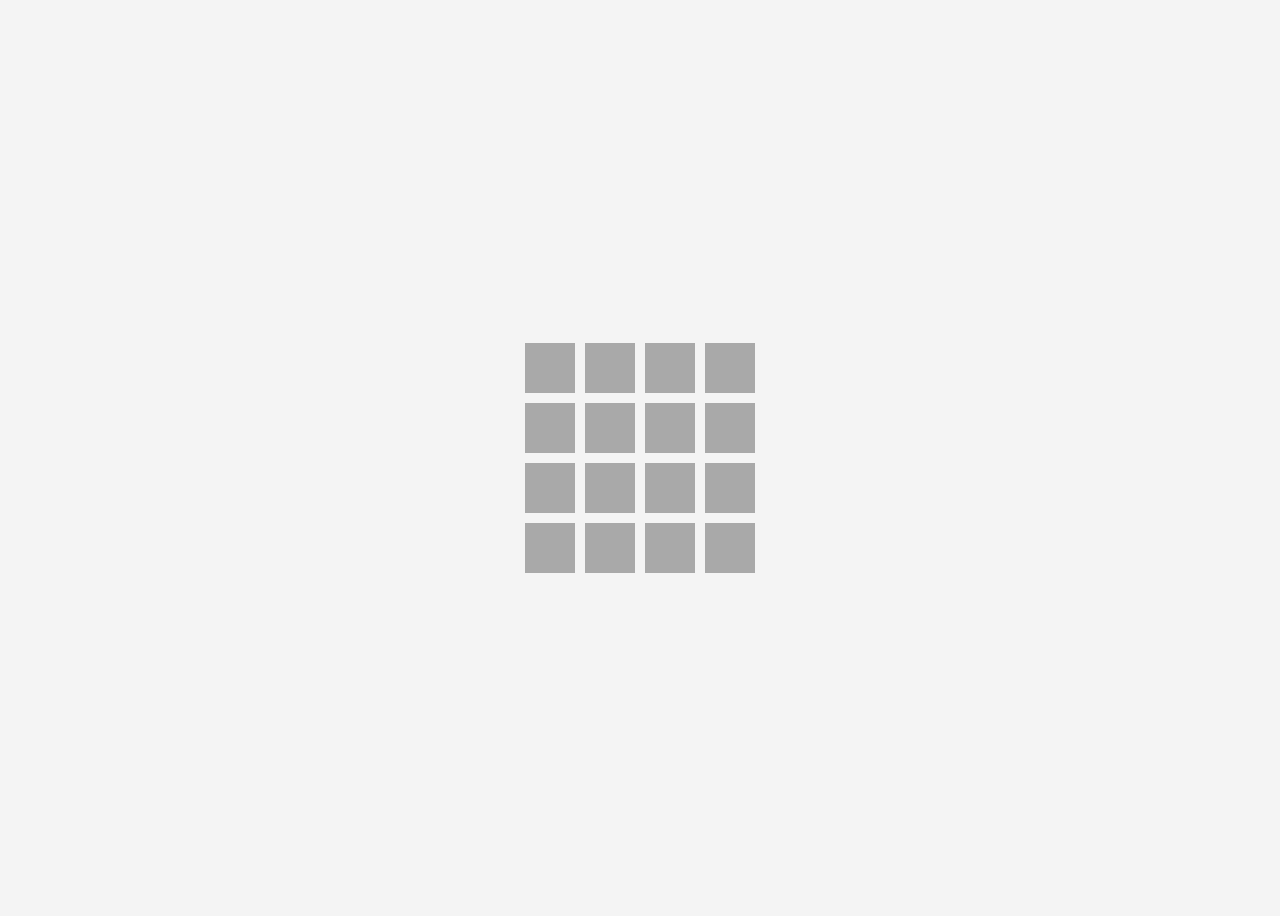
<file: checkboxes/index.html>
<!DOCTYPE html>
<html lang="en">
<head>
    <meta charset="UTF-8">
    <meta name="viewport" content="width=device-width, initial-scale=1.0">
    <title>4x4 Grid Boxes</title>
    <link rel="stylesheet" href="styles.css">
</head>
<body>
    <div class="grid-container">
    </div>

    <script src="https://code.jquery.com/jquery-3.6.0.min.js"></script>
    <script src="script.js"></script>
</body>
</html>
</file>
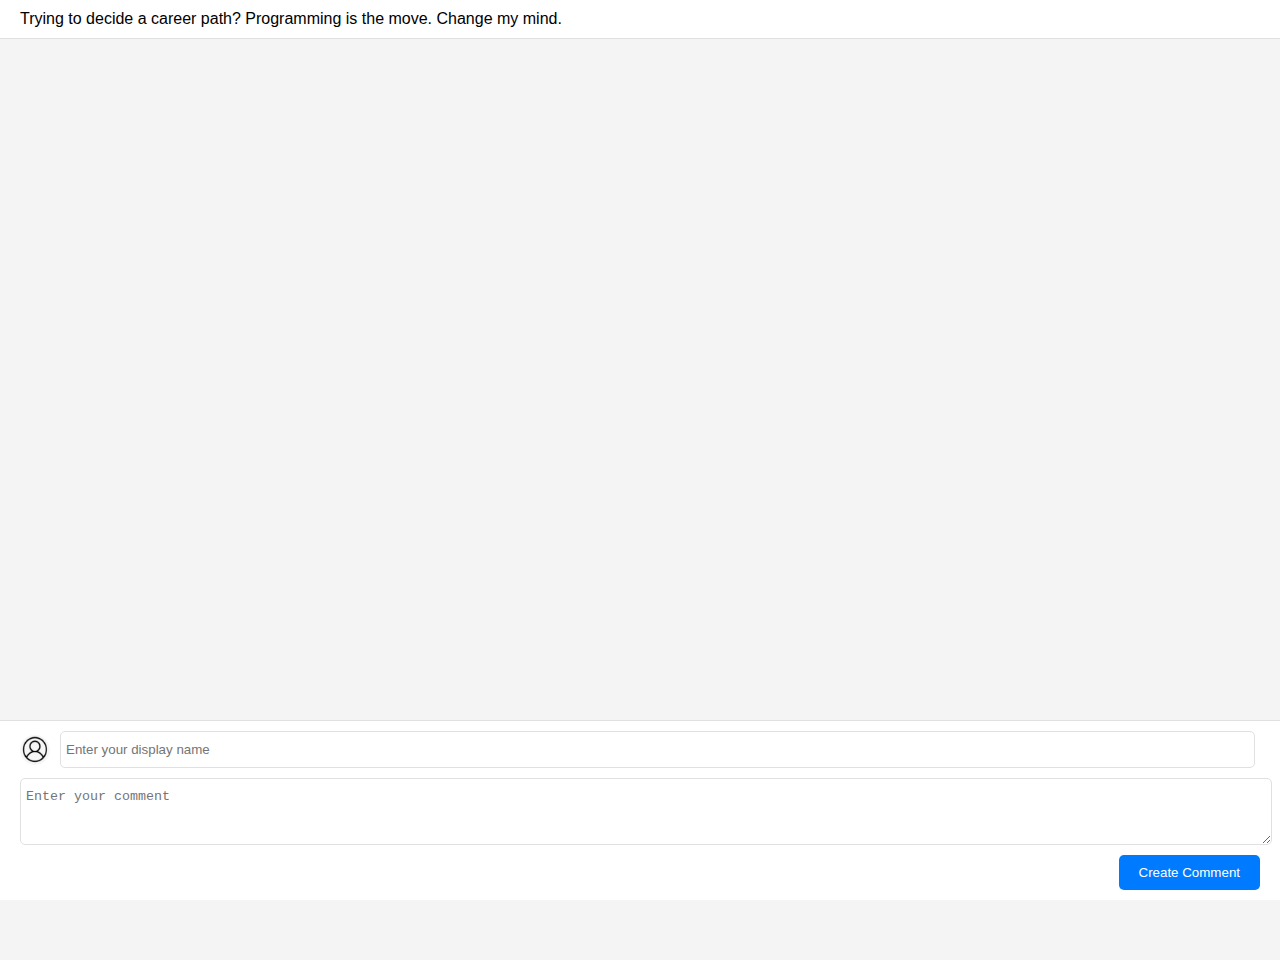
<file: comment board/index.html>
<!DOCTYPE html>
<html lang="en">
<head>
    <meta charset="UTF-8">
    <meta name="viewport" content="width=device-width, initial-scale=1.0">
    <title>Comments Section</title>
    <script src="https://code.jquery.com/jquery-3.6.0.min.js"></script>
    <link rel="stylesheet" href="styles.css">
</head>
<body>
    <div class="fixed-top original-post">
        <p>Trying to decide a career path? Programming is the move. Change my mind.</p>
    </div>
    <div class="comments-section">
        <ul class="comments-list">
        </ul>
    </div>

    <div class="fixed-bottom create-comment">
        <div class="display-name-container">
            <img src="images/default-image-pic.PNG" alt="Profile Picture" class="profilePic">
            <input type="text" id="displayName" placeholder="Enter your display name">
        </div>
        <textarea rows="3" id="commentText" placeholder="Enter your comment"></textarea>        
        <button id="createComment">Create Comment</button>
    </div>
<div class="edit-comment-modal">
    <div class="modal-content">
        <span class="modal-close">&times;</span>
        <h2>Edit Comment</h2>
        <textarea id="editCommentText"></textarea>
        <button id="submitEdit">Submit</button>
    </div>
</div>

    <script src="script.js"></script>
</body>
</html>
</file>
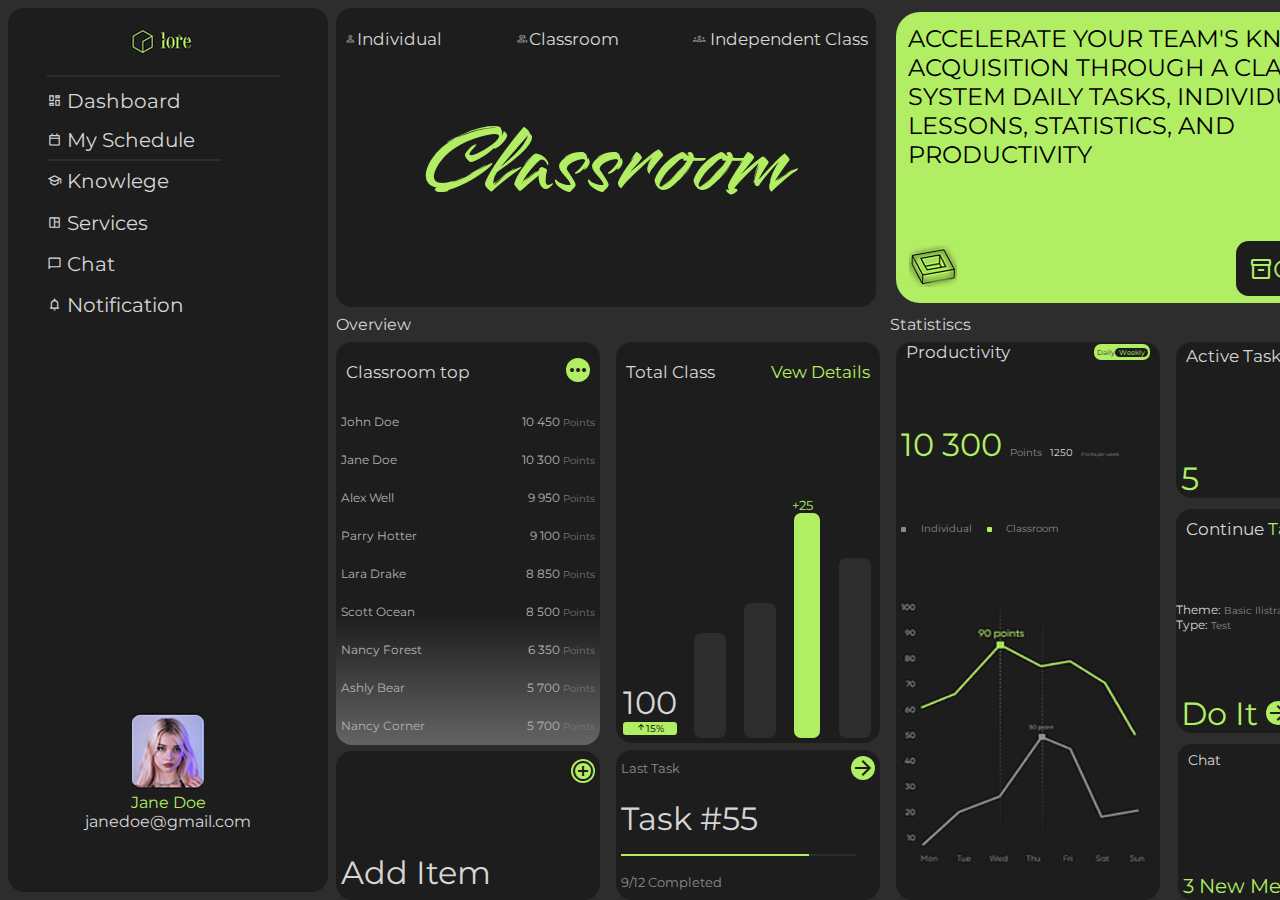
<file: dashboard/index.html>
<!DOCTYPE html>
<html lang="en">
<head>
    <meta charset="UTF-8">
    <meta name="viewport" content="width=device-width, initial-scale=1.0">
    <title>Document</title>
    <link rel="stylesheet" href="style.css">
    <link rel="stylesheet" href="https://fonts.googleapis.com/css2?family=Material+Symbols+Outlined:opsz,wght,FILL,GRAD@24,400,0,0" />
    <link rel="stylesheet" href="https://fonts.googleapis.com/css2?family=Material+Symbols+Outlined:opsz,wght,FILL,GRAD@24,400,0,0" />
    <link rel="preconnect" href="https://fonts.googleapis.com">
<link rel="preconnect" href="https://fonts.gstatic.com" crossorigin>
<link href="https://fonts.googleapis.com/css2?family=Montserrat:ital,wght@0,100..900;1,100..900&display=swap" rel="stylesheet">
<link rel="preconnect" href="https://fonts.googleapis.com">
<link rel="preconnect" href="https://fonts.gstatic.com" crossorigin>
<link href="https://fonts.googleapis.com/css2?family=Montserrat:ital,wght@0,100..900;1,100..900&family=Smooch&display=swap" rel="stylesheet">
</head>
<body>
    <div class="flexcontainer">
        <div class="container1">
            <div class="c1head">

            <div class="logo dashcenter"><img src="images/logo.PNG" alt=""></div>
            <div class="dashboard">
                <div class="dash1">
                    <div><span class="material-symbols-outlined dashicon">
                        dashboard
                        </span> Dashboard</div>
                    <div><span class="material-symbols-outlined dashicon">
                        calendar_today
                        </span> My Schedule</div>
                </div>
                <div class="dash2">
                    <div><span class="material-symbols-outlined dashicon">
                        school
                        </span> Knowlege</div>
                    <div><span class="material-symbols-outlined dashicon">
                        space_dashboard
                        </span> Services</div>
                    <div><span class="material-symbols-outlined dashicon">
                        chat_bubble
                        </span> Chat</div>
                    <div><span class="material-symbols-outlined dashicon">
                        notifications
                        </span> Notification</div>
                </div>
            </div>       
            </div>
            <div class="profile dashcenter">
                <div><img src="images/profile.PNG" alt=""></div>
                <div class="green">Jane Doe</div>
                <div>janedoe@gmail.com</div>
            </div>
        </div>
        <div class="container2">
            <div class="cards">
                <div class="blackcard">
                    <div class="blackheader">
                        <div><span class="material-symbols-outlined group">
                            person
                            </span>Individual</div>
                        <div><span class="material-symbols-outlined group">
                            group
                            </span>Classroom</div>
                        <div><span class="material-symbols-outlined group">
                            groups
                            </span> Independent Class</div>
                    </div>
                    <div class="center">Classroom</div>
                </div>
                <div class="greencard">
                    <div class="gcardtext">
                        ACCELERATE YOUR TEAM'S KNOWLEGE ACQUISITION THROUGH A CLASSROOM SYSTEM DAILY TASKS, INDIVIDUAL LESSONS, STATISTICS, AND PRODUCTIVITY
                    </div>
                    <div class="gcardbot">
                        <div class="boximg">
                            <img src="images/square_inPixio.png" alt="">
                        </div>
                        <div class="order">
                            <span class="material-symbols-outlined inventory">
                                inventory_2
                                </span>
                            <span>Order Now</span>
                        </div>
                    </div>

                </div>
            </div>    
            <div class="overview">
                <div class="ot1">Overview</div>
                <div class="ot1"> Statistiscs</div>
            </div>
            <div class="statistics">
                    <div class="stat">
                        <div class="split2">
                            <div class="top">
                                <div class="statheader">
                                    <span>Classroom top</span><span><span class="material-symbols-outlined">
                                        more_horiz
                                        </span></span>
                                </div>
                                <div class="studentnames gradiant">
                                    <div class="name">
                                        <span>John Doe</span><span class="right">10 450 <span class="gray">Points</span></span>
                                    </div>
                                    <div class="name">
                                        <span>Jane Doe</span><span class="right">10 300 <span class="gray">Points</span></span>
                                    </div>
                                    <div class="name">
                                        <span>Alex Well</span><span class="right">9 950 <span class="gray">Points</span></span>
                                    </div>
                                    <div class="name">
                                        <span>Parry Hotter</span><span class="right">9 100 <span class="gray">Points</span></span>
                                    </div>
                                    <div class="name">
                                        <span>Lara Drake</span><span class="right">8 850 <span class="gray">Points</span></span>
                                    </div>
                                    <div class="name">
                                        <span>Scott Ocean</span><span class="right">8 500 <span class="gray">Points</span></span>
                                    </div>
                                    <div class="name">
                                        <span>Nancy Forest</span><span class="right">6 350 <span class="gray">Points</span></span>
                                    </div>
                                    <div class="name">
                                        <span>Ashly Bear</span><span class="right">5 700 <span class="gray">Points</span></span>
                                    </div>
                                    <div class="name">
                                        <span>Nancy Corner</span><span class="right">5 700 <span class="gray">Points</span></span>
                                    </div>
                            </div>
                            </div>
                            <div class="bottom">
                                    <div class="button">
                                        <span class="material-symbols-outlined">
                                            add_circle
                                            </span>
                                    </div>
                                    <div class="btext">
                                        Add Item
                                    </div>
                                </div>      
                        </div>
                    </div>
                    <div class="stat">
                        <div class="split2">
                            <div class="top">
                                <div class="statheader">
                                    <span>Total Class</span><span class="green"> Vew Details</span>
                                </div>
                                <div class="bars">
                                    <div class="bar1">100
                                        <div class="percent"><span class="material-symbols-outlined percent">
                                            arrow_upward
                                            </span>15%</div>
                                    </div>
                                    <span class="bar2"></span>
                                    <span class="bar3"></span>
                                    <div class="plus green">  
                                        +25
                                        <div class="bar4 green"></div>
                                    </div>    
                                    <span class="bar5"></span>                                    
                                </div>
                            </div>
                            </div>
                            <div class="bottom">
                                    <div class="task">
                                        <span>Last Task</span> <span class="material-symbols-outlined">
                                            arrow_forward
                                            </span>
                                    </div>
                                    <div class="btext">
                                        Task #55
                                    </div>
                                    <div class="taskbar">
                                        <div class="greentaskbar"></div>
                                    </div>
                                    <div class="task">
                                        9/12 Completed
                                    </div>
                            </div>        
                        </div>            
                    <div class="stat">
                        <div class="split1">
                            <div class="statheader product">
                                <span class="product">Productivity</span>
                                <div class="capsule"> 
                                    <span class="greencapsule">Daily</span>
                                    <span class="blackcapsule"> Weekly</span>
                                </div>
                            </div>
                            <div class="green btext"> 10 300 <span class="gray"> Points</span> <span class="weekpoints">1250</span> <span class="weektext"> Points per week</span>
                            </div>

                                <div class="box">
                                    <div class="graybox"></div> 
                                    <span class="gray">Individual</span>
                                    <div class="greenbox"></div> 
                                    <span class="gray">Classroom</span> 
                                </div>
                            <div class="graph"><img src="images/small graph.png" alt="graph"></div>
                        </div>    
                        </div>        
                    <div class="stat">
                        <div class="stat3 topbox">
                            <div class="statheader stat3header">
                                <span>Active Tasks</span>
                                <div class="button">
                                    <span class="material-symbols-outlined">
                                        add_circle
                                        </span>
                                </div>
                            </div>
                            <div class="btext green">
                               5
                            </div>
                        </div>
                        <div class="stat3 midbox">
                            <div class="statheader stat3header">
                                <span>Continue <span class="green">Task #55</span></span>
                                <div class="material-symbols-outlined">
                                    arrow_forward
                                    </div>
                            </div>
                            <div class="smalltext">Theme: <span class="gray"> Basic Ilistration</span>
                            <div>Type: <span class="gray"> Test</span></div>
                            </div>
                            <div class="btext green">
                               Do It <span class="material-symbols-outlined">
                                arrow_forward
                                </span>
                            </div>
                        </div>
                        <div class="stat3 botbox">
                            <div class="botboxmain">
                                <div class="statheader stat3header">
                                    <span>Chat</span>
                                    <div class="button">
                                        <span class="material-symbols-outlined">
                                            chat
                                            </span>
                                    </div>
                                </div>
                                <div class="btext green">
                                    <span class="smalltext">3 New Messages</span>
                                 </div>
                            </div>
                            <div class="botboxsmall">
                                <div class="smalltop">
                                    <span class="material-symbols-outlined calender">
                                    calendar_today
                                    </span>
                                    <div>11.01.2024</div>
                                </div>
                                <div class="smallbot">
                                    <span class="material-symbols-outlined clock">
                                        schedule
                                        </span>
                                        <div>12.56.30</div>
                                </div>
                            </div>
                        </div>
                    </div>
                </div>    
            </div> 
        </div>
    </div>      
</body>
</html>
</file>
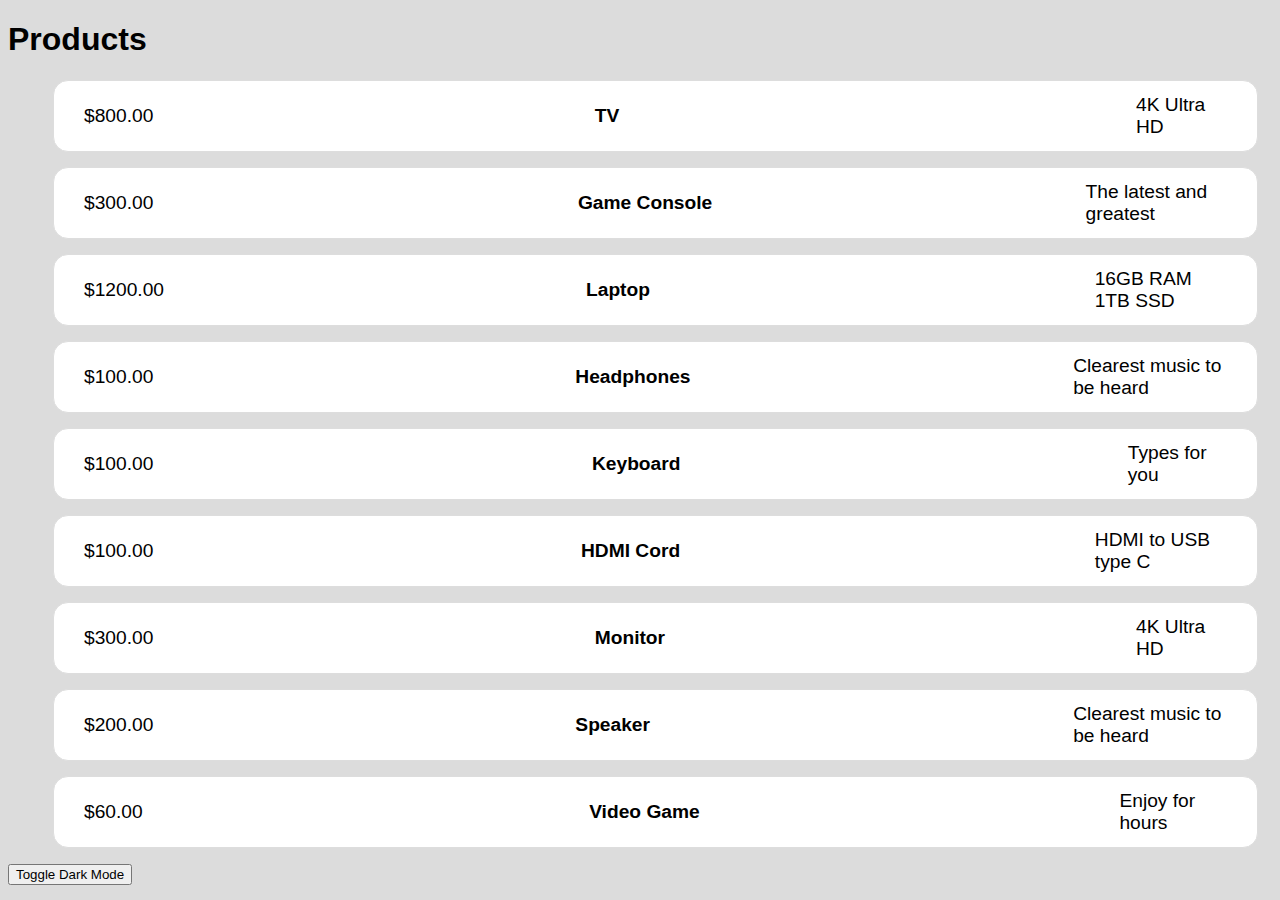
<file: product with darkmode/index.html>
<!DOCTYPE html>
<html lang="en">
<head>
    <meta charset="UTF-8">
    <meta name="viewport" content="width=device-width, initial-scale=1.0">
    <title>Product Page</title>
    <link rel="stylesheet" href="styles.css">
    
</head>
<body>
    <header>
        <h1>Products</h1>
        
    </header>
    <main>
        <ul id="productList">
        </ul>
        <button id="toggleDarkMode">Toggle Dark Mode</button>
    </main>
    <script src="https://code.jquery.com/jquery-3.6.0.min.js"></script>
    <script src="scripts.js"></script>
</body>
</html>
</file>
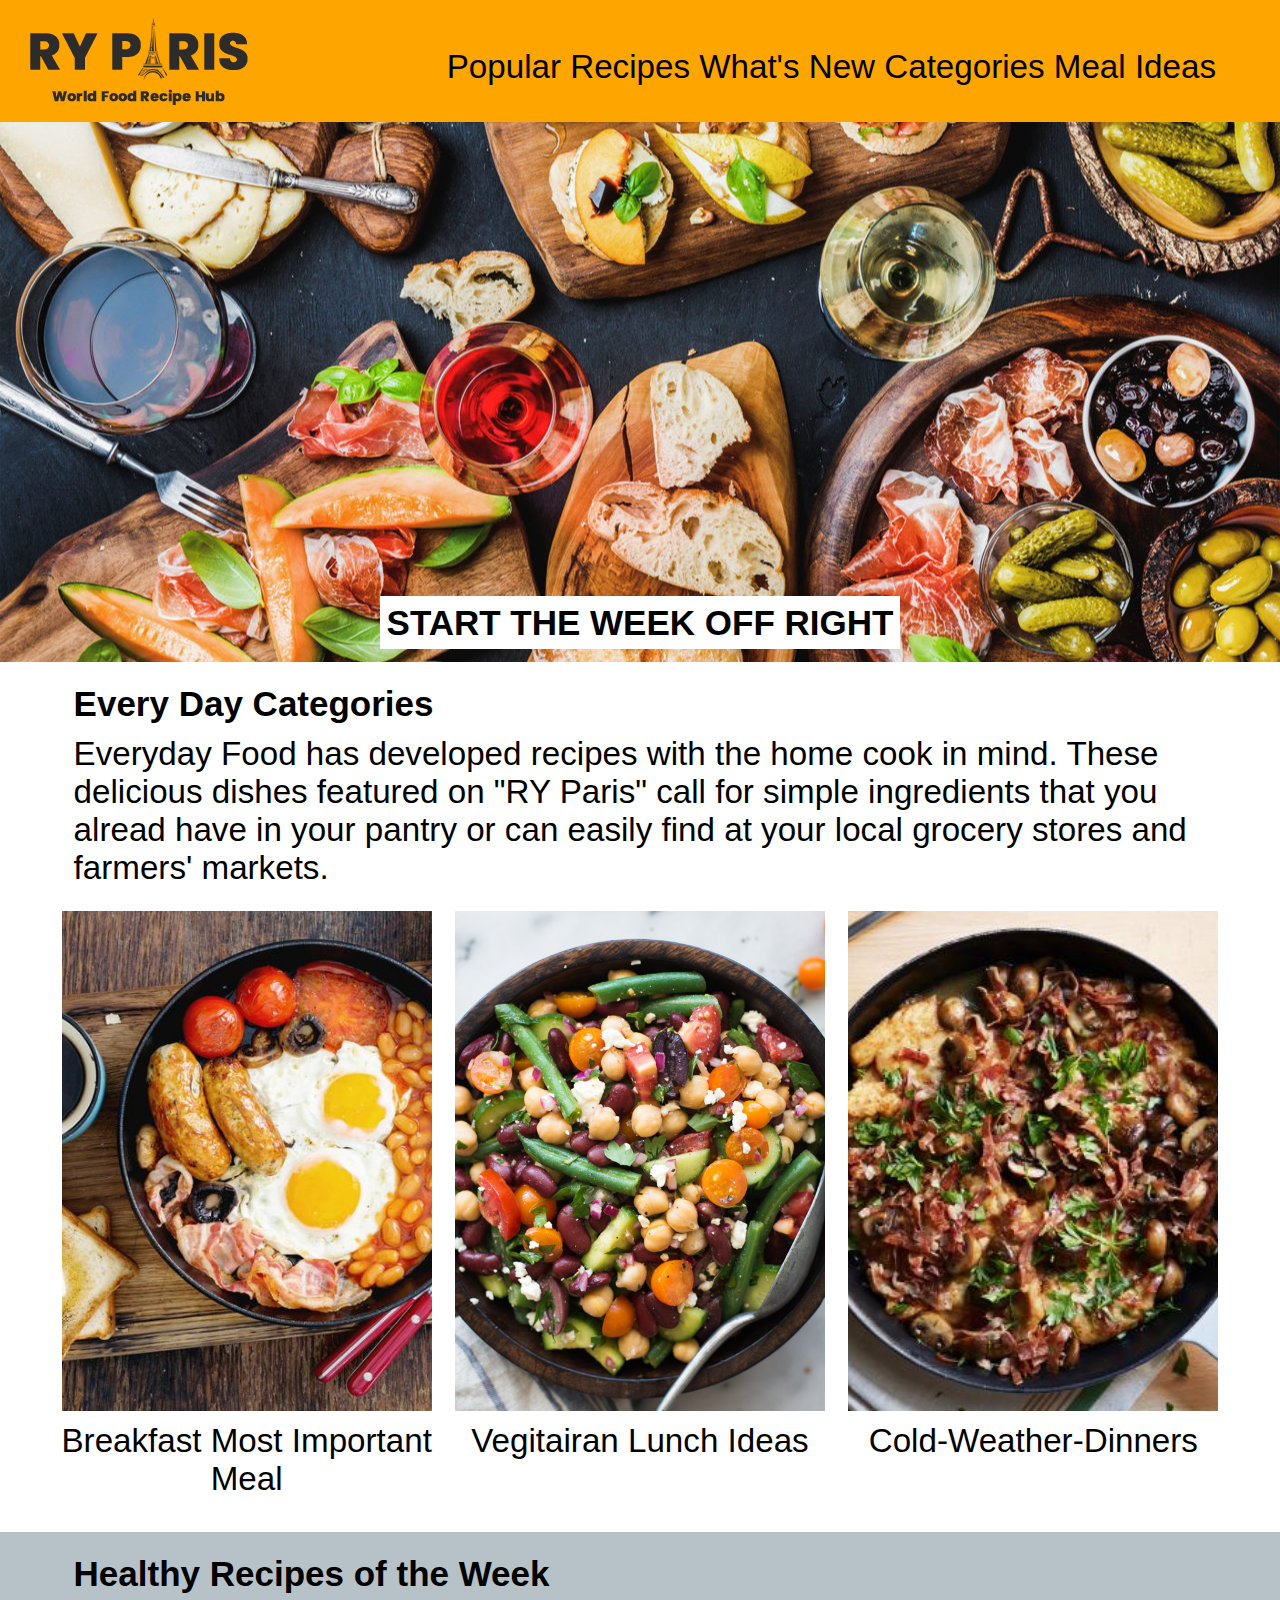
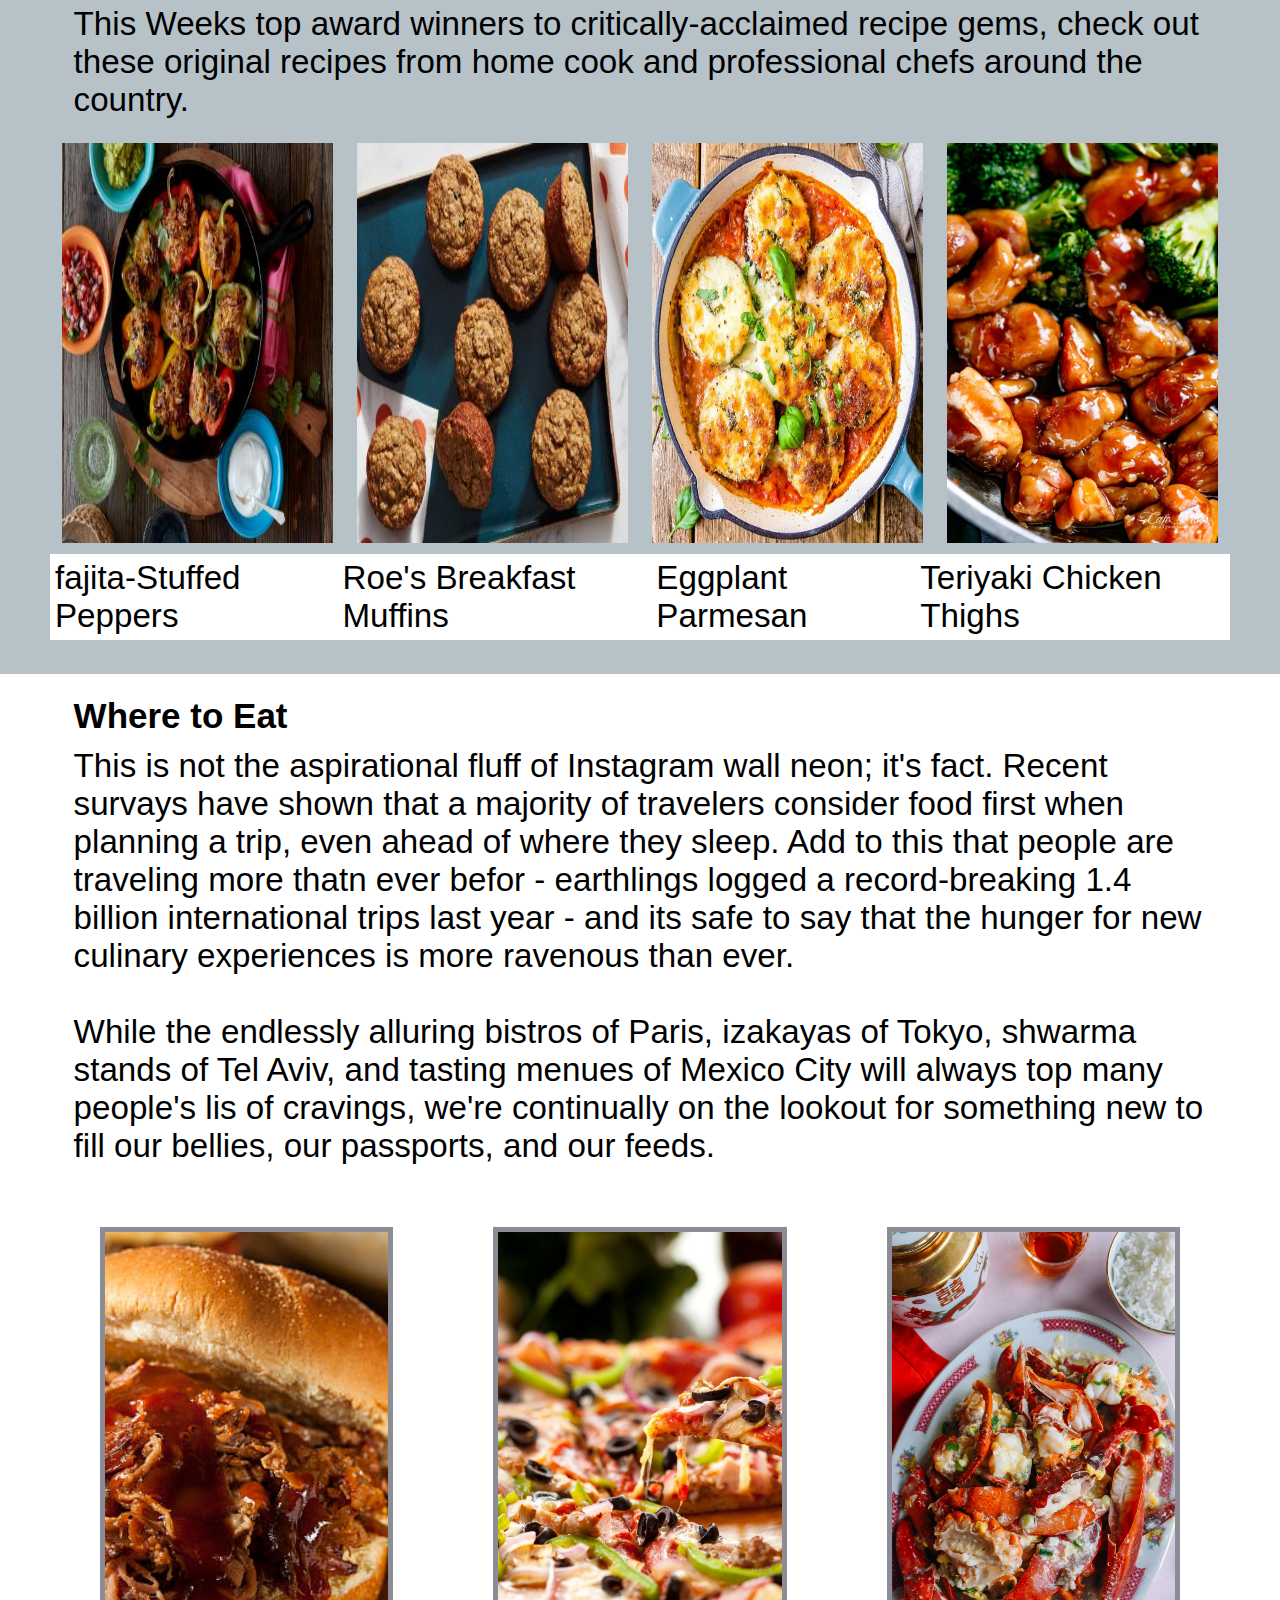
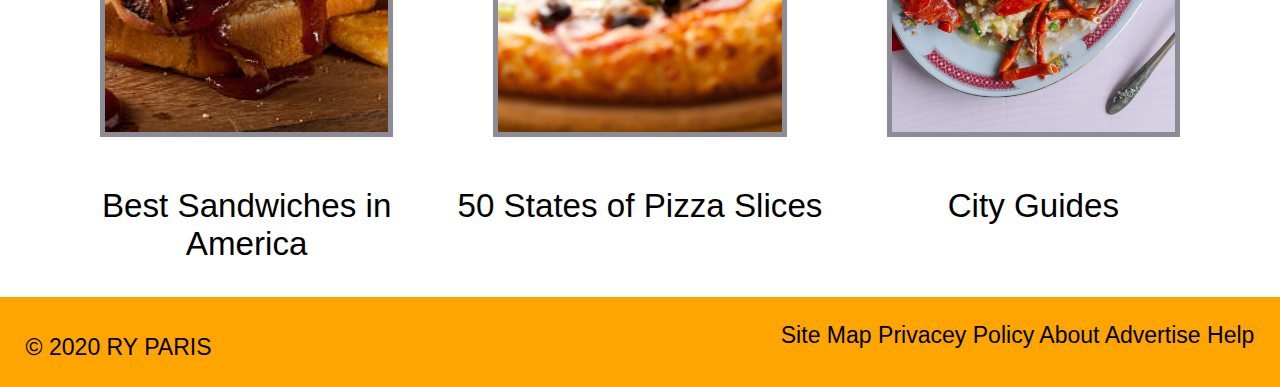
<file: ryparis webpage/index.html>
<!DOCTYPE html>
<html lang="en">
<head>
    <meta charset="UTF-8">
    <meta name="viewport" content="width=device-width, initial-scale=1.0">
    <title>Document</title>
    <link rel="stylesheet" href="css/style.css">
</head>
<body>
    <div class="container1">
        <div class="header">
            <div class="logo">
                <a href="index.html"><img src="images/ryparis-logo.png" alt="ryparis logo"></a>
            </div>
            <div class="right"><a href="recipes.html">Popular Recipes</a> What's New Categories Meal Ideas</div>
        </div>
        <div class="c1Image">
            <!-- <div class="charcuterie">
                <img class="charcuterie" src="images/hero-image.jpg" alt="charcuterie board">
            </div> -->
             <h1 class="center">START THE WEEK OFF RIGHT</h1>   
        </div>
    </div>
    <div class="container2">
        <div class="c2header">
            <h2>Every Day Categories</h2>
            <p>Everyday Food has developed recipes with the home cook in mind. These delicious dishes featured on "RY Paris" call for simple ingredients that you alread have in your pantry or can easily find at your local grocery stores and farmers' markets.</p>
        </div>
        <div class="c2images">
            <div class="c2i">
                <img src="images/breakfast-ideas.jpg" alt="breakfast meal">
            </div>
            <div class="c2i">
                <img src="images/vegetarian-ideas.jpg" alt="vegitarian salad">
            </div>
            <div class="c2i">
                <img src="images/cold-weather-dinners.jpeg" alt="roast and potatos">
            </div>
        </div>
        <div class="c2text">
            <div class="c2t">Breakfast Most Important Meal</div>
            <div class="c2t">Vegitairan Lunch Ideas</div>
            <div class="c2t">Cold-Weather-Dinners</div>
        </div>
    </div>
    <div class="container3">
        <div class="c3header">
            <h2>Healthy Recipes of the Week</h2>
            <p>This Weeks top award winners to critically-acclaimed recipe gems, check out these original recipes from home cook and professional chefs around the country.</p>
        </div>
        <div class="c3images">
            <img class="c3i" src="images/fajita-peppers.jpeg" alt="fajitas stuffed peppers">
            <img class="c3i" src="images/muffins.jpeg" alt="Muffins">
            <img class="c3i" src="images/eggplant-parmesan.jpg" alt="eggplant parmesan">
            <img class="c3i" src="images/Easy-Teriyaki-Chicken-IMAGE-30.jpg" alt="Teriyaki Chicken">
    </div>
    <div class="c3text">
        <div class="c3t">fajita-Stuffed Peppers</div>
        <div class="c3t">Roe's Breakfast Muffins</div>
        <div class="c3t">Eggplant Parmesan</div>
        <div class="c3t">Teriyaki Chicken Thighs</div>
    </div>
    </div>
    <div class="container4">
        <div class="c4header">
            <h2>Where to Eat</h2>
            <p>This is not the aspirational fluff of Instagram wall neon; it's fact. Recent survays have shown that a majority of travelers consider food first when planning a trip, even ahead of where they sleep. Add to this that people are traveling more thatn ever befor - earthlings logged a record-breaking 1.4 billion international trips last year - and its safe to say that the hunger for new culinary experiences is more ravenous than ever.<br><br> While the endlessly alluring bistros of Paris, izakayas of Tokyo, shwarma stands of Tel Aviv, and tasting menues of Mexico City will always top many people's lis of cravings, we're continually on the lookout for something new to fill our bellies, our passports, and our feeds.</p>
        </div>
        <div class="c4image">
        <div class="c4ibg">
            <img class="c4i" src="images/bbq-sandwich.jpg" alt="barbequ sandwich">
        </div>
        <div class="c4ibg">
            <img class="c4i" src="images/pizza.jpeg" alt="pizza">
        </div>
        <div class="c4ibg">
            <img class="c4i" src="images/lobster-wok.jpg" alt="lobster seafood dish">
        </div>
        </div>
        <div class="c4text">
            <div class="c4t">Best Sandwiches in America</div>
            <div class="c4t">50 States of Pizza Slices</div>
            <div class="c4t">City Guides</div>
        </div>
    </div>
    <div class="footer">
        <span class="copyright">© 2020 RY PARIS</span>
        <span class="">Site Map Privacey Policy About Advertise Help</span>
    </div>
</body>
</html>
</file>
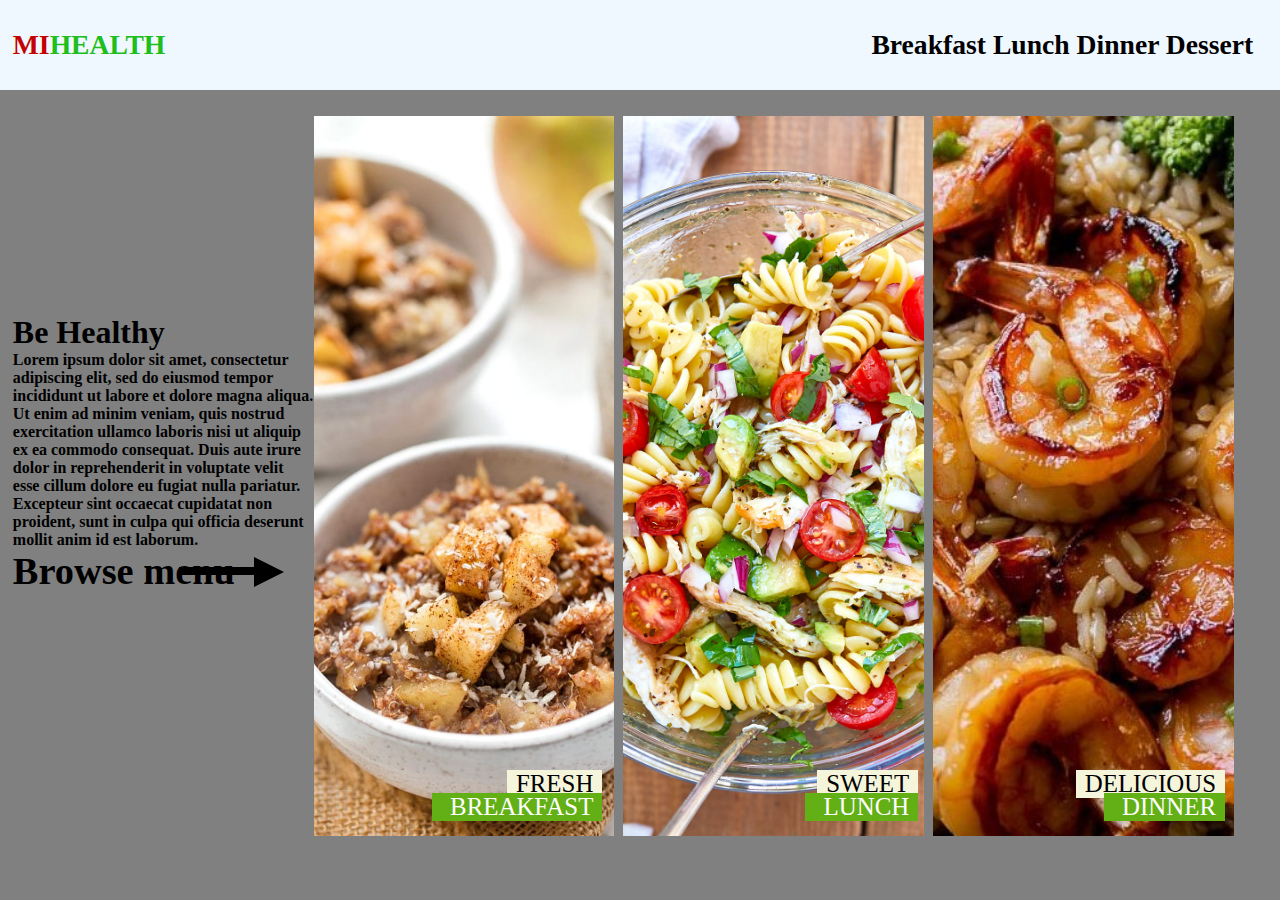
<file: mihealth webpage/MiHealthProject/index.html>
<!DOCTYPE html>
<html lang="en">
<head>
    <meta charset="UTF-8">
    <meta name="viewport" content="width=device-width, initial-scale=1.0">
    <title>Document</title>
    <link href="style.css" rel="stylesheet">
</head>
<body>
    <h1 class="logo">
        <span class="red">MI</span><span class="green">HEALTH</span>
            <div class="link">Breakfast Lunch Dinner Dessert</div>
    </h1>
    <div class="container">
        <h3 class="text">Be Healthy
            <p>Lorem ipsum dolor sit amet, consectetur adipiscing elit, sed do eiusmod tempor incididunt ut labore et dolore magna aliqua.
           Ut enim ad minim veniam, quis nostrud exercitation ullamco laboris nisi ut aliquip ex ea commodo consequat.
           Duis aute irure dolor in reprehenderit in voluptate velit esse cillum dolore eu fugiat nulla pariatur.
           Excepteur sint occaecat cupidatat non proident, sunt in culpa qui officia deserunt mollit anim id est laborum.
            </p>
             <div>Browse menu
                <div class="arrow">
                    <div class="line"></div>
                    <div class="point"></div>
                  </div>
            </div>  
        </h3>
        <div id="images">
            <div class="apple">
                <img class="image" src="images/apple-breakfast-quinoa-7.jpg" >
                <div class="fresh">FRESH</div>
                <div class="breakfast">BREAKFAST</div>
            </div>
            <div class="pasta">
                <img class="image" src="images/pasta-salad-recipe-for-lunch.jpg">
                <div class="sweet">SWEET</div>
                <div class="lunch">LUNCH</div>
            </div>
            <div class="shrimp">
                <img id="shrimp" class="image" src="images/shrimp.jpg">
                <div class="delicious">DELICIOUS</div>
                <div class="dinner">DINNER</div>
            </div>    
        </div>
    </div>        
</body>
</html>
</file>
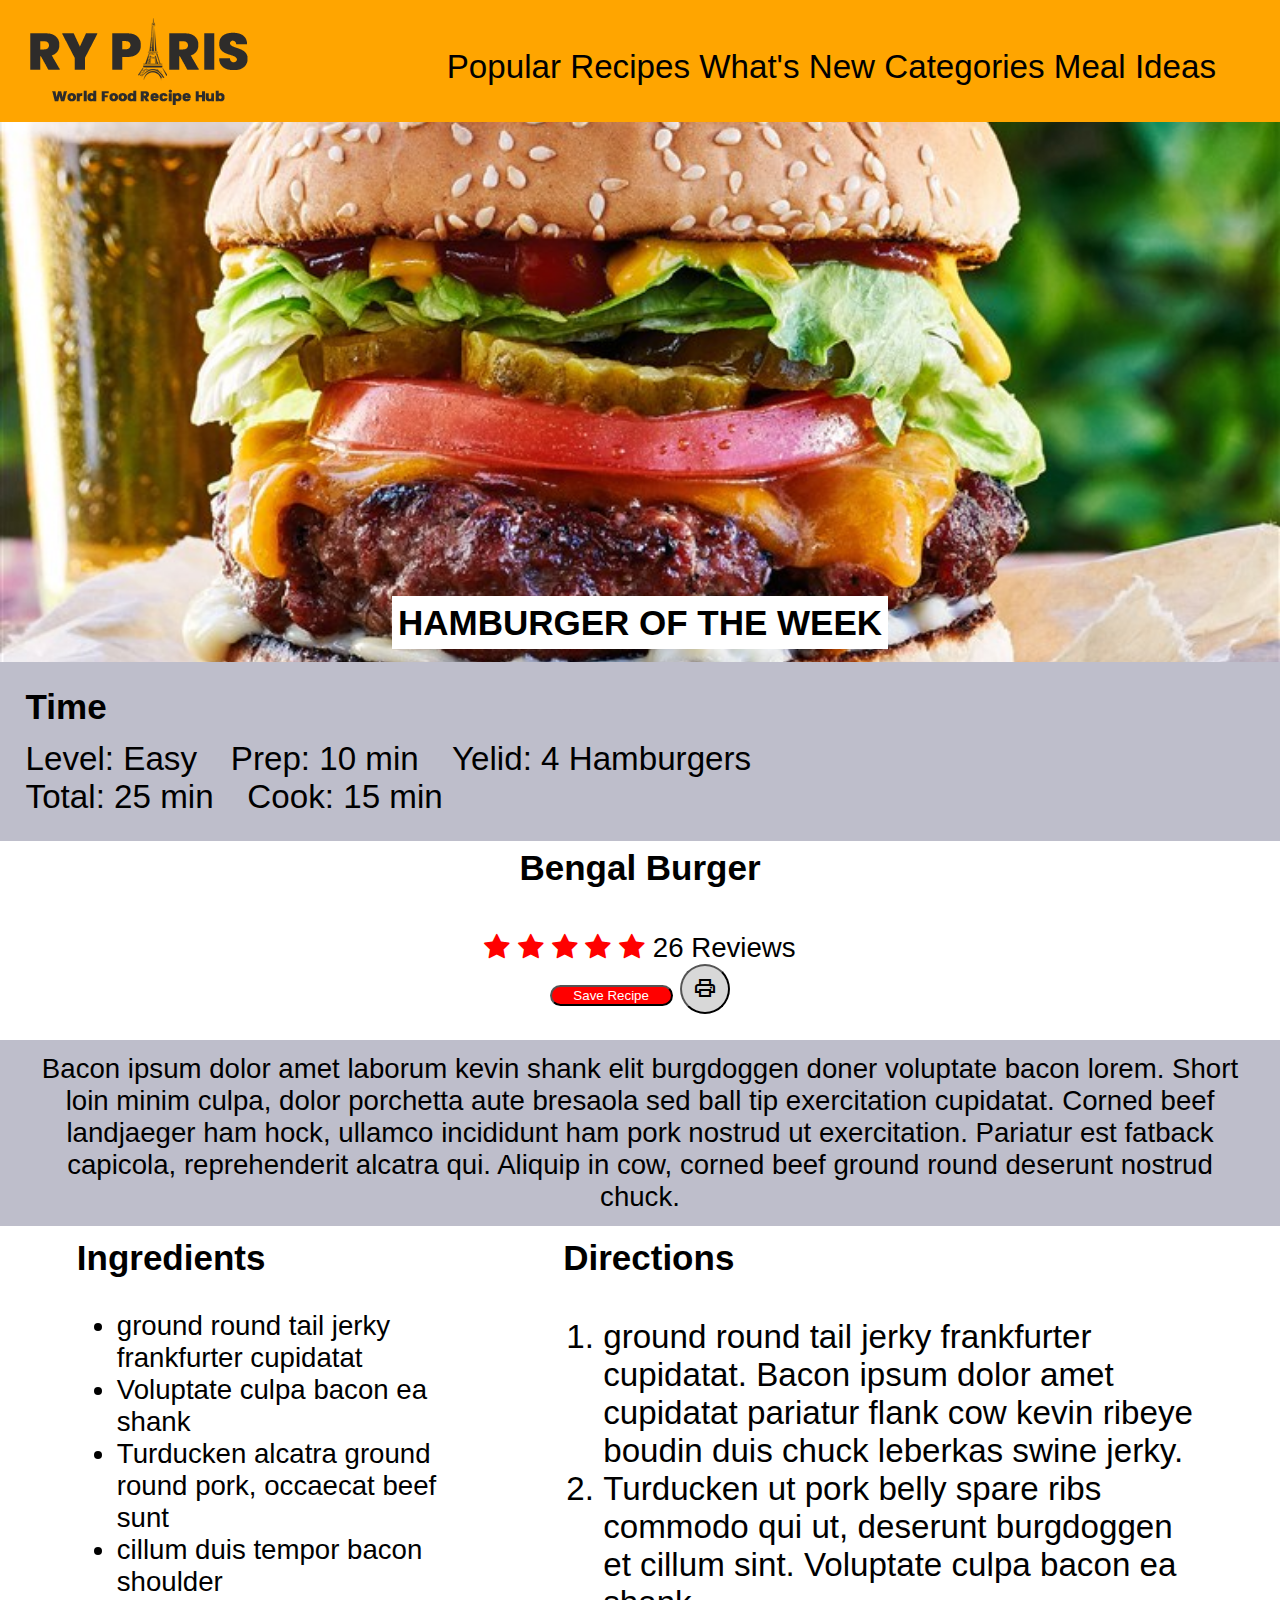
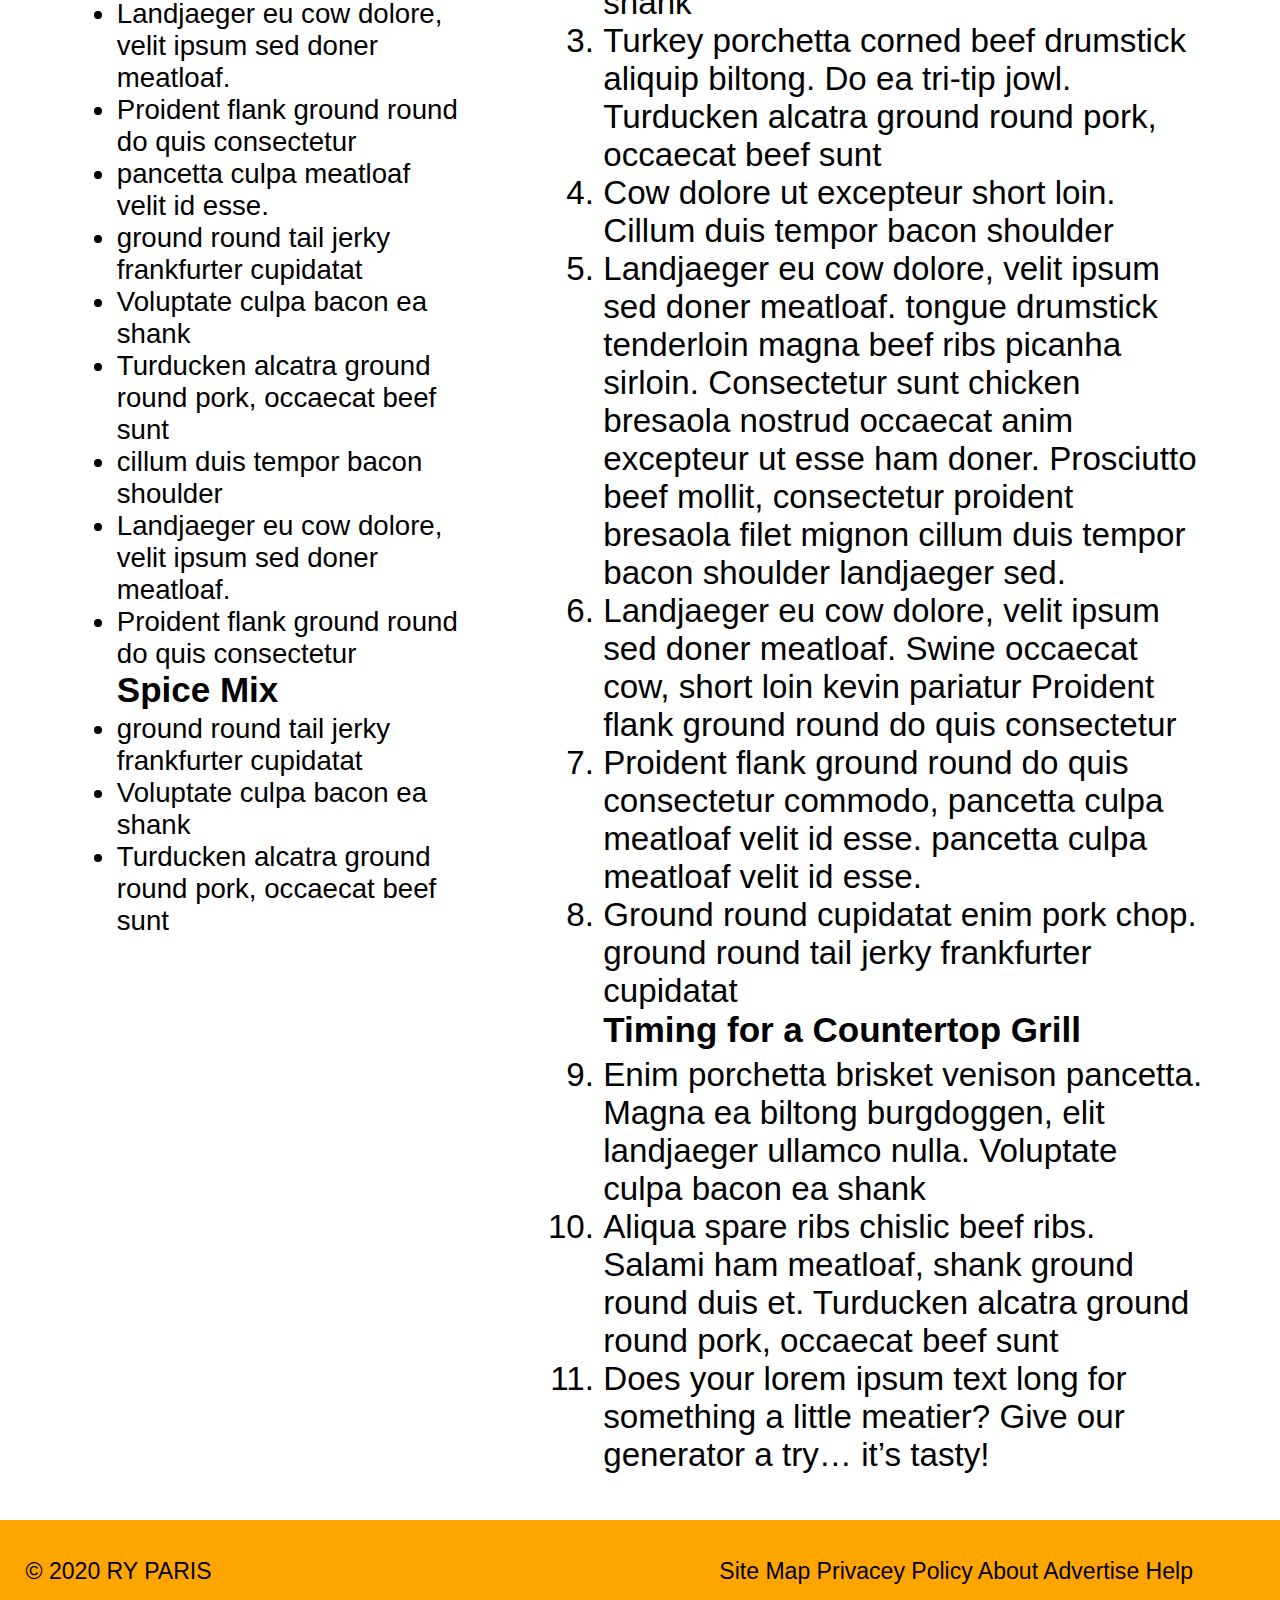
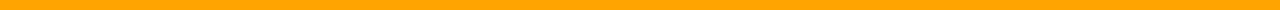
<file: ryparis webpage/recipes.html>
<!DOCTYPE html>
<html lang="en">
<head>
    <meta charset="UTF-8">
    <meta name="viewport" content="width=device-width, initial-scale=1.0">
    <title>Document</title>
    <link rel="stylesheet" href="css/style.css">
    <link rel="stylesheet" href="https://fonts.googleapis.com/css2?family=Material+Symbols+Outlined:opsz,wght,FILL,GRAD@24,400,0,0" />
    <link rel="stylesheet" href="https://cdnjs.cloudflare.com/ajax/libs/font-awesome/4.7.0/css/font-awesome.min.css">
</head>
<body>
    <div class="rcontainer1">
        <div class="header">
            <div class="logo">
                <a href="index.html"><img src="images/ryparis-logo.png" alt="ryparis logo"></a>
            </div>
            <div class="right">Popular Recipes What's New Categories Meal Ideas</div>
        </div>
        <div class="rc1image">
             <h1 class="center">HAMBURGER OF THE WEEK</h1>   
        </div>
        <div class="recipeStats">
            <h2>Time</h2>
            <div>
                <span class="stat">Level: Easy</span>
                <span class="stat">Prep: 10 min</span>
                <span class="stat">Yelid: 4 Hamburgers</span>
            </div>
            <div>
                <span class="stat">Total: 25 min</span>
                <span class="stat">Cook: 15 min</span>
            </div>
        </div>
    </div>
    <div class="rcontainer2">
        <h2 class="center">
            Bengal Burger
        </h2>
        <div class="review">
            <span class="fa fa-star checked"></span>
            <span class="fa fa-star checked"></span>
            <span class="fa fa-star checked"></span>
            <span class="fa fa-star checked"></span>
            <span class="fa fa-star checked"></span>
            <span>26 Reviews</span><br>
            <input type="button" value="Save Recipe"> 
            <button class="brn-print" type="button">
                <span class="material-symbols-outlined">
                    print</span>
            </button>
            
        </div>

        <div class="rc2Text">
            Bacon ipsum dolor amet laborum kevin shank elit burgdoggen doner voluptate bacon lorem. Short loin minim culpa, dolor porchetta aute bresaola sed ball tip exercitation cupidatat. Corned beef landjaeger ham hock, ullamco incididunt ham pork nostrud ut exercitation. Pariatur est fatback capicola, reprehenderit alcatra qui. Aliquip in cow, corned beef ground round deserunt nostrud chuck.
        </div>
    </div>
    <div class="rcontainer3">
        <div class="ingredients">
            <h2>Ingredients</h2>
            <ul>
                <li>ground round tail jerky frankfurter cupidatat</li>
                <li>Voluptate culpa bacon ea shank</li>
                <li>Turducken alcatra ground round pork, occaecat beef sunt</li>
                <li>cillum duis tempor bacon shoulder </li>
                <li>Landjaeger eu cow dolore, velit ipsum sed doner meatloaf.</li>
                <li>Proident flank ground round do quis consectetur </li>
                <li>pancetta culpa meatloaf velit id esse.</li>
                <li>ground round tail jerky frankfurter cupidatat</li>
                <li>Voluptate culpa bacon ea shank</li>
                <li>Turducken alcatra ground round pork, occaecat beef sunt</li>
                <li>cillum duis tempor bacon shoulder </li>
                <li>Landjaeger eu cow dolore, velit ipsum sed doner meatloaf.</li>
                <li>Proident flank ground round do quis consectetur </li>
                <h2>Spice Mix</h2>
                <li>ground round tail jerky frankfurter cupidatat</li>
                <li>Voluptate culpa bacon ea shank</li>
                <li>Turducken alcatra ground round pork, occaecat beef sunt</li>
            </ul>    
        </div>
        <div class="directions">
            <h2>Directions</h2>
            <div>
                <ol>
                    <li>ground round tail jerky frankfurter cupidatat. Bacon ipsum dolor amet cupidatat pariatur flank cow kevin ribeye boudin duis chuck leberkas swine jerky.</li>
                    <li>Turducken ut pork belly spare ribs commodo qui ut, deserunt burgdoggen et cillum sint. Voluptate culpa bacon ea shank</li>
                    <li>Turkey porchetta corned beef drumstick aliquip biltong. Do ea tri-tip jowl. Turducken alcatra ground round pork, occaecat beef sunt</li>
                    <li>Cow dolore ut excepteur short loin. Cillum duis tempor bacon shoulder </li>
                    <li>Landjaeger eu cow dolore, velit ipsum sed doner meatloaf. tongue drumstick tenderloin magna beef ribs picanha sirloin. Consectetur sunt chicken bresaola nostrud occaecat anim excepteur ut esse ham doner. Prosciutto beef mollit, consectetur proident bresaola filet mignon cillum duis tempor bacon shoulder landjaeger sed.</li>
                    <li>Landjaeger eu cow dolore, velit ipsum sed doner meatloaf. Swine occaecat cow, short loin kevin pariatur Proident flank ground round do quis consectetur </li>
                    <li>Proident flank ground round do quis consectetur commodo, pancetta culpa meatloaf velit id esse. pancetta culpa meatloaf velit id esse.</li>
                    <li>Ground round cupidatat enim pork chop. ground round tail jerky frankfurter cupidatat</li>
                    <h2>Timing for a Countertop Grill</h2>
                    <li>Enim porchetta brisket venison pancetta. Magna ea biltong burgdoggen, elit landjaeger ullamco nulla. Voluptate culpa bacon ea shank</li>
                    <li>Aliqua spare ribs chislic beef ribs. Salami ham meatloaf, shank ground round duis et. Turducken alcatra ground round pork, occaecat beef sunt</li>
                    <li>Does your lorem ipsum text long for something a little meatier? Give our generator a try… it’s tasty! </li>
                </ol>
            </div>
        </div>

    </div>


    <div class="footer">
        <span class="copyright">© 2020 RY PARIS</span>
        <span class="right">Site Map Privacey Policy About Advertise Help</span>
    </div>
</body>
</html>
</file>
<file: checkboxes/styles.css>
body {
    font-family: Arial, sans-serif;
    display: flex;
    height: 100vh;
    justify-content: center;
    align-items: center;
    background-color: #f4f4f4;
}

.grid-container {
    display: grid;
    grid-template-columns: repeat(4, 50px);
    grid-gap: 10px;
}

.box {
    width: 50px;
    height: 50px;
    background-color: darkgray; 
}

.clicked {
    background-color: black;
}
</file>
<file: comment board/styles.css>
body, html {
    margin: 0;
    padding: 0;
    font-family: Arial, sans-serif;
    height: 100%;
    background-color: #f4f4f4;
}

.fixed-top {
    position: fixed;
    top: 0;
    width: 100%;
    background-color: #fff;
    border-bottom: 1px solid #e0e0e0;
    z-index: 10; 
    padding: 10px 20px;
}

.original-post p {
    margin: 0;
    padding: 0;
}

.comments-section {
    margin-top: 60px; 
    padding: 20px;
    overflow-y: auto;
    height: calc(100% - 60px - 120px); 
}

.comments-list {
    list-style: none;
    padding-left: 0;
}

.comment-container {
    display: flex;
    flex-direction: column;
    align-items: flex-start;
    width: 100%;
    padding: 10px;
    border: 1px solid #ccc;
    margin-bottom: 20px;
}

.display-name-container {
    display: flex;
    align-items: center;
    width: 100%;
}

.profilePic {
    width: 30px;
    height: 30px;
    border-radius: 50%;  
    margin-right: 10px;  
    float: left;
}

.display-name {
    font-weight: bold;
    width: 100%;
}

.comment-text-container {
    margin-top: 3px;
    width: 100%;
}

.action-buttons {
    display: flex;
    gap: 10px;
    justify-content: flex-end;
}

.edit, .delete {
    background: none;
    border: none;
    color: lightblue;
    cursor: pointer;
    margin-left: 10px;
    padding: 0 5px;
    font-size: 0.9em;
}

.edit:hover, .delete:hover {
    text-decoration: underline;
}

.fixed-bottom {
    position: fixed;
    bottom: 0;
    width: 100%;
    background-color: #fff;
    border-top: 1px solid #e0e0e0;
    z-index: 10;
    padding: 10px 20px;
    box-sizing: border-box;
}

.create-comment {
    display: flex;
    flex-direction: column;
    gap: 10px;
}

.create-comment input, .create-comment textarea {
    width: 100%;
    padding: 10px;
    border: 1px solid #e0e0e0;
    border-radius: 5px;
    resize: vertical;
    margin-right: 5px;
    padding-left: 5px;
    padding-right: 5px;
}

.create-comment button {
    padding: 10px 20px;
    background-color: #007bff;
    color: #fff;
    border: none;
    border-radius: 5px;
    cursor: pointer;
    align-self: flex-end;
}

.create-comment button:hover {
    background-color: #0056b3;
}

.edit-comment-modal {
    display: none;
    position: fixed;
    top: 0;
    left: 0;
    width: 100%;
    height: 100%;
    background-color: rgba(0,0,0,0.7);
    z-index: 1000;
}

.modal-content {
    position: absolute;
    top: 50%;
    left: 50%;
    transform: translate(-50%, -50%);
    width: 80%;
    max-width: 500px;
    padding: 20px;
    background-color: #fff;
    border-radius: 5px;
}

.modal-close {
    position: absolute;
    top: 5px;
    right: 10px;
    cursor: pointer;
}

#editCommentText {
    width: 100%;
    margin-bottom: 10px;
}

#submitEdit {
    padding: 5px 10px;
    cursor: pointer;
}
</file>
<file: dashboard/style.css>
body, .flexcontainer {
  margin: 0;
  padding: 0;
  background-color: #2d2d2d;
  font-family: "Montserrat", sans-serif;
  width: 100%;
  height: 100%;
  min-height: 100vh;
}

.flexcontainer {
  display: flex;
  width: 100%;
  height: 100%;
  align-content: center;
}

.material-symbols-outlined {
  background-color: rgb(178, 238, 99);
  border-radius: 50%;
  color: rgb(29, 29, 29);
  height: -moz-fit-content;
  height: fit-content;
}

.container1, .container2, .cards, .blackheader, .overview, .blackcard, .greencard, .stat, .gcardbot, .gcardtext {
  margin: 0.5em;
  border-radius: 1em;
}

.container1, .dashboard, .dash1, .dash2, .stat, .split1, .blackcard, .greencard, .botboxsmall, .smalltop, .smallbot, .botboxmain, .split2, .bottom, .top, .stat3, .gradiant {
  display: flex;
  flex-direction: column;
  justify-content: space-between;
}

.stat, .split2, .split1, .top, .bottom, .botboxmain, .botboxsmall, .smalltop, .smallbot {
  border-radius: 1em;
}

.blackcard, .container1, .top, .bottom, .split1 {
  background-color: rgb(29, 29, 29);
  color: #d6d6d6;
}

.dashcenter {
  display: flex;
  width: 75%;
  align-items: center;
  justify-content: center;
}

.container1 {
  width: 25vw;
  max-width: 20em;
  min-width: 20em;
  margin-right: 0;
}
.container1 .c1head {
  display: flex;
  flex-direction: column;
  align-items: center;
  justify-content: space-around;
  width: 97%;
  height: 30%;
  min-height: 20em;
}
.container1 .c1head .logo {
  height: 20%;
  border-bottom: 2px solid #2d2d2d;
}
.container1 .c1head .dashboard {
  display: flex;
  flex-direction: column;
  justify-content: space-around;
  width: 75%;
  height: 76%;
}
.container1 .c1head .dashboard .dash1, .container1 .c1head .dashboard .dash2 {
  justify-content: space-around;
  height: 35%;
  width: 75%;
  border-bottom: 2px solid #2d2d2d;
  font-size: 1.25em;
}
.container1 .c1head .dashboard .dash1 .dashicon, .container1 .c1head .dashboard .dash2 .dashicon {
  background-color: rgb(29, 29, 29);
  color: #d6d6d6;
  font-size: 0.75em;
}
.container1 .c1head .dashboard .dash2 {
  height: 75%;
  border-bottom: none;
}
.container1 .profile {
  align-self: center;
  flex-direction: column;
  min-height: 15em;
  width: 75%;
  height: 15%;
}

.container2 {
  width: 100%;
  margin: 0;
  min-width: 70em;
  min-height: 50em;
}
.container2 .cards {
  margin: 0;
  height: 35%;
  display: flex;
  min-height: 10em;
}
.container2 .cards .blackcard, .container2 .cards .greencard {
  width: 50%;
  min-height: 75%;
}
.container2 .cards .blackcard {
  text-align: center;
}
.container2 .cards .blackcard .center {
  font-family: "Smooch", cursive;
  color: rgb(178, 238, 99);
  font-size: 6em;
  height: 70%;
}
.container2 .cards .blackcard .group {
  background-color: rgb(29, 29, 29);
  color: #8b8b8b;
  font-size: 0.75em;
}
.container2 .cards .greencard {
  background-color: rgb(178, 238, 99);
  font-size: 1.5em;
}
.container2 .cards .greencard .order {
  background-color: rgb(29, 29, 29);
  color: rgb(178, 238, 99);
  padding: 0.5em;
  border-radius: 0.5em;
  display: flex;
  align-items: center;
  font-size: 1em;
}
.container2 .cards .greencard .order .inventory {
  background-color: rgb(29, 29, 29);
  color: rgb(178, 238, 99);
}

.overview {
  width: 99%;
  display: flex;
  margin-bottom: 0;
  margin-top: 0;
  color: #d6d6d6;
}
.overview .ot1 {
  width: 50%;
  align-self: center;
}

.statistics {
  height: 62%;
  display: flex;
}
.statistics .stat {
  width: 25%;
  height: 100%;
  display: flex;
  align-content: space-between;
}
.statistics .stat .split2 {
  height: 100%;
}
.statistics .stat .top {
  height: 100%;
  width: 100%;
  margin-bottom: 0.4em;
  justify-content: space-between;
}
.statistics .stat .bottom {
  padding: 0.5em 0;
  justify-content: space-between;
  height: 33%;
  align-content: space-between;
}
.statistics .stat .bottom .button {
  text-align: end;
}

.name, .statheader, .button, .box, .btext, .task, .taskbar, .arrow {
  margin: 0 5px 0 5px;
}

.btext {
  margin-top: 2%;
  font-size: 2em;
  justify-content: space-around;
}

.name, .statheader, .task, .gcardbot, .blackheader {
  display: flex;
  justify-content: space-between;
  align-items: center;
  height: 15%;
  font-size: 1.05em;
}

.statheader {
  padding: 0 5px 0 5px;
}

.product {
  height: -moz-fit-content;
  height: fit-content;
}

.studentnames {
  flex-grow: 1;
}

.gradiant {
  border-radius: 1em;
  background: rgb(173, 173, 173);
  background: linear-gradient(0deg, rgba(173, 173, 173, 0.6152836134) 0%, rgba(29, 29, 29, 0) 38%);
  opacity: 80%;
}

.name, .smalltext {
  font-size: 75%;
}

.task {
  font-size: small;
  color: #8b8b8b;
}

.bars {
  display: flex;
  justify-content: space-around;
  height: 75%;
}
.bars .percent {
  font-size: x-small;
  background-color: rgb(178, 238, 99);
  color: black;
  border-radius: 3px;
}

.bar1, .bar2, .bar3, .bar5, .smalltop, .smallbot {
  align-self: flex-end;
  text-align: center;
}

.bar1 {
  height: 20%;
  font-size: 2em;
}

.bar2, .bar3, .bar4, .bar5 {
  width: 2em;
  background-color: #2d2d2d;
  margin: 0 2px 5px 2px;
  border-radius: 7px;
}

.bar2 {
  height: 35%;
}

.bar3 {
  height: 45%;
}

.bar5 {
  height: 60%;
}

.plus {
  font-size: small;
  display: flex;
  flex-direction: column;
  justify-content: flex-end;
}

.bar4 {
  height: 75%;
  background-color: rgb(178, 238, 99);
}

.green {
  color: rgb(178, 238, 99);
}

.arrow {
  background-color: rgb(178, 238, 99);
  color: black;
}

.taskbar {
  width: 89%;
  height: 2px;
  background-color: #2d2d2d;
}
.taskbar .greentaskbar {
  width: 80%;
  height: 2px;
  background-color: rgb(178, 238, 99);
}

.gray {
  color: #8b8b8b;
  font-size: x-small;
}

.split1 {
  height: 100%;
  justify-content: space-between;
}

.graph img {
  border-radius: 1em;
  width: 100%;
  max-height: 90%;
}

.weekpoints {
  color: #d6d6d6;
  font-size: x-small;
}

.weektext {
  font-size: 5px;
  color: #8b8b8b;
}

.capsule {
  min-width: 2em;
  font-size: 7px;
  width: 7em;
  padding: 1.5%;
  color: rgb(29, 29, 29);
  background-color: rgb(178, 238, 99);
  border-radius: 1em;
  display: flex;
  align-self: center;
  justify-content: space-between;
}
.capsule .blackcapsule {
  color: rgb(178, 238, 99);
  padding: 0 0.5em;
  background-color: rgb(29, 29, 29);
  border-radius: 1em;
  margin: 0 0 5px 0 5px 0 0 5px 0 5px;
}

.box {
  width: 60%;
  margin-bottom: 0;
  display: flex;
  justify-content: space-between;
}
.box .graybox, .box .greenbox {
  width: 5px;
  height: 5px;
  margin-top: 3%;
  background-color: #8b8b8b;
  border-radius: 1px;
}
.box .greenbox {
  background-color: rgb(178, 238, 99);
}

.stat3 {
  width: 100%;
  height: 33%;
  background-color: rgb(29, 29, 29);
  border-radius: 1em;
  color: #d6d6d6;
}

.botbox, .topbox {
  margin-bottom: 0 5px 0 5px;
  height: 28%;
}

.stat3header {
  padding-top: 1%;
}

.midbox {
  height: 40%;
}

.botbox {
  display: flex;
  flex-direction: row;
  justify-content: space-around;
  background-color: #2d2d2d;
}

.botboxmain {
  width: 70%;
  height: 98%;
  background-color: rgb(29, 29, 29);
  font-size: smaller;
  padding-top: 1%;
}

.botboxsmall {
  width: 27%;
  height: 100%;
}
.botboxsmall .smalltop, .botboxsmall .smallbot {
  display: flex;
  justify-content: center;
  background-color: rgb(29, 29, 29);
  height: 48%;
  width: 100%;
  font-size: smaller;
}
.botboxsmall .calender {
  background-color: rgb(29, 29, 29);
  color: rgb(178, 238, 99);
  font-size: 2em;
  align-self: center;
}
.botboxsmall .smallbot {
  background-color: rgb(178, 238, 99);
  color: rgb(29, 29, 29);
}/*# sourceMappingURL=style.css.map */
</file>
<file: product with darkmode/styles.css>
body {
    font-family: Arial, sans-serif;
    background-color: #dcdcdc;
    color: #000;
}

.dark-mode {
    background-color: #333;
    color: #fff;
}

.product {
    display: flex;
    background-color: #fff;
    align-items: center;
    width: 95%;
    padding: 10px 20px;  
    border: 1px solid #ddd;
    margin: 5px;
    margin-bottom: 15px;
    border-radius: 15px;
}

.dark-mode .product {
    background-color: #555;  
    color: #fff;
}

.price, .product-name, .product-details {
    display: flex;
    align-items: center;
    height: 40px; 
    margin: 0 5px; 
    padding: 5px;  
    font-size: larger;
}

.price {
 
    text-align: left;
    width: 100px;
    margin-right: 35%;
}

.product-name {
  
    text-align: left;
    width: 200px;
    margin-right: 30%;
}

.product-details {
    
    }
</file>
<file: ryparis webpage/css/style.css>
body, div, h1, h2, p {
    margin: 0;
    padding: 0;
    font-size: larger;
    text-decoration: none;
    font-weight: 100;
    font-family: 'Gill Sans', 'Gill Sans MT', Calibri, 'Trebuchet MS', sans-serif;
}
.container2, .container3, .container4 {
    padding: 10px 50px ;
}

.header {
    display: flex;
    background-color: orange;
    width: 100%;
    justify-content: space-between;
    align-items: center;
}
.logo, .right {
    margin: 1% 5% 0 1%;
}
.c1Image {
    background-image: url(../images/hero-image.jpg);
    background-size: cover;
    background-position: center;
    height: 60vh;
    display: flex;
    justify-content: center;
    align-items: end;
}
.rc1image {
    background-image: url(../images/bengal-burger.jpg);
    background-size: cover;
    background-position: center;
    height: 60vh;
    display: flex;
    justify-content: center;
    align-items: end;
}
.c2images, .c3images, .c4image {
    width: 100%;
    display: flex;
    overflow: hidden;
    justify-content: space-evenly;
}
.center {
    margin-bottom: 1%;
    text-align: center;
    background-color: white;
    padding: .5%;
}
.c2i, .c3i, .c4ibg {
    width: 33%; /* Adjust width to 1/3 of the parent */
    display: inline-block;
    height: 500px;
    overflow: hidden;
    padding: 1%;
}
.c2i img, .c3i img, .c4ibg img {
    width: 100%;
    height: 100%;
    display: flex;
    object-fit: cover;
}
.c2text, .c3text, .c4text {
    display: flex;
    width: 100%;
    justify-content: space-around;
    margin-bottom: 2%;

}
.c2t, .c4t {
    width: 33%;
    text-align: center;
}
.c3t {
    background-color: white;
    padding: 5px;
}
.c3i {
    width: 25%;
    height: 400px;
}
.footer {
    display: flex;
    padding: 2%;
    background-color: orange;
    justify-content: space-between;
}
.copyright {
    text-align: center;
    margin-top: 1%;
}
h1, h2 {
    font-weight: 700;
    font-size: 35px;
    padding-bottom: 1%;
}
.container3{
    background-color: rgb(182, 194, 199);
}
.c2header, .c3header, .c4header {
    padding: 1% 2%;
}
.c4ibg {
    margin: 50px;
    padding: 5px;
    background-color: rgb(140, 140, 151);
}
a {
    color: black;
    text-decoration: none;
}
.checked {
    color: red;
}
.recipeStats {
    background-color: rgb(190, 190, 203);
    padding: 2%;
}
.stat {
    padding-right: 2%;

}
.review {
    text-align: center;
    padding: 2%;
}
.rc2Text {
    background-color: rgb(190, 190, 203);
    padding: 1% 3%;
    text-align: center;
}
.rcontainer3 {
    display: flex;
    justify-content: space-evenly;
}
.ingredients, .directions {
    width: 50%;
    padding: 1% 2%;
}
.ingredients {
    width:30%;
}
input {
    border-radius: 20px;
    background-color: red;
    color: white;
    width: 10%;
}
.brn-print {
    background-color: rgb(216, 216, 216);
    height: 50px;
    width: 50px;
    border-radius: 50%;
}
</file>
<file: mihealth webpage/MiHealthProject/style.css>
body, div, span, h1, h2, h3, p {
    font-size: larger;
    margin: 0px;
    border: 0px;
    padding: 0px;
    font-style: normal;
    display: block;
   
}
body {
    background-color: gray;
    background-image: url(https://www.toptal.com/designers/subtlepatterns/uploads/triangles_pattern.png);
}
.red {
    color: rgb(197, 0, 0);
}
.green {
    color: rgb(30, 190, 30);
}
h1 {
    display: flex;
    background-color: aliceblue;
    width: 100%;
    height: 10vh;
    align-items: center;
    padding-left: 1%;
}
.link {
    width: 85%;
    text-align: end;
}
h3 {
    font-size: xx-large;
}
p {
    font-size: medium;
}
.container {
    display: flex; /* Use flexbox for easier alignment */
    justify-content: flex-end; /* Align children to the end (right) */
    width: 100%; /* Full width to properly align children */
    height: 75vh; /* Or a specific height if you want */
    /* Add any additional styling you need for the container */
    margin-top: 2%;
    position: relative;
}
.text {
    width: 25%;
    height: auto;
    align-self: center;
    position: relative;
    margin-left: 1%;
}
.arrow {
    width: 105px;
    position: absolute;
    right: 10%;
    bottom: 2%;
  }
 
  .line {
    margin-top: 10px;
    width: 75px;
    background: black;
    height: 8px;
    float: left;
  }
 
  .point {
    width: 0;
    height: 0;
    border-top: 15px solid transparent;
    border-bottom: 15px solid transparent;
    border-left: 30px solid black;
    float: right;
  }
#images {
    width: 75%; /* Taking up two-thirds of the width */
    height: 80vh; /* Or 100% if you want it to take the full height */
    margin-left: auto; /* This will push the div to the right */
    position: relative; /* Keep the relative positioning for the absolute children */
    /* Remove the float property since it's not needed with flexbox */
    margin-right: 5%;
}
.image {
    width: 33.33%; /* Adjust width to 1/3 of the parent */
    position: absolute;
    height: 100%;
    object-fit: cover;
    display: block; /* Inline-block is not needed for absolute positioning */
}


.apple .image {
    left: 0; /* Align this div to the far left */
}


.pasta .image {
    left: 33.33%; /* Align this div to start at one third of the parent's width */
    padding-left: 1%;
}


.shrimp .image {
    left: 66.66%; /* Align this div to start at two thirds of the parent's width */
    padding-left: 2%;
}


.breakfast, .fresh, .sweet, .lunch, .delicious, .dinner {
    position: absolute;
    width: 100%;
    font-size: 75%;
    text-align: right;
    background-color: rgb(99, 176, 22);
    color: white;
    right: -1%;
    bottom: 2%;
    z-index: 999;
}
.breakfast, .lunch, .dinner{
    padding-left: 2%;
    padding-right: 1%;
}
.fresh, .breakfast {
    right: 68%;
}


.sweet, .lunch{
   right: 33%;
}


.delicious, .sweet, .fresh {
    bottom: 10%;
}


.breakfast, .lunch, .dinner {
    width: auto;
}


.fresh, .sweet, .delicious {
    width: auto;
    bottom: 5%;
    text-align: right;
    background-color: beige;
    color: black;
    height: auto;
    margin-bottom: .2%;
    padding-right: 1%;
    padding-left: 1%;
}
</file>
